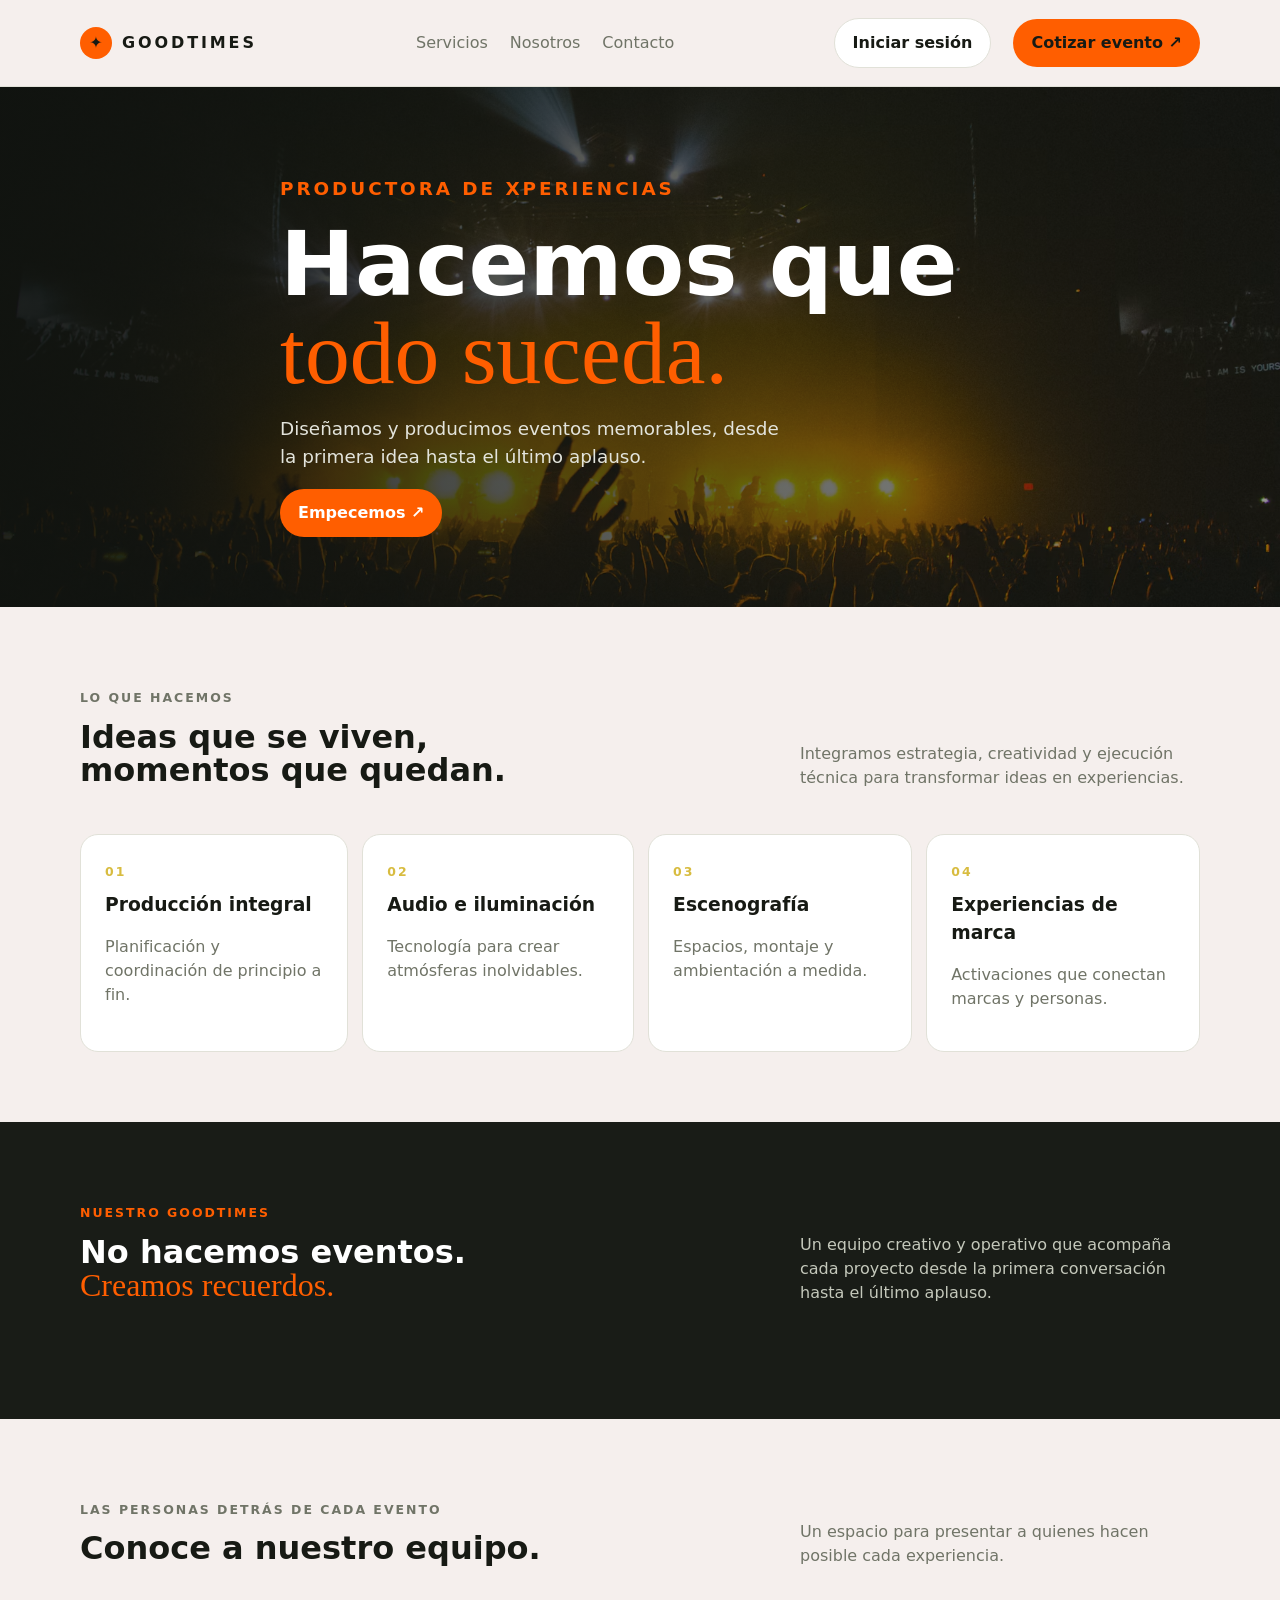
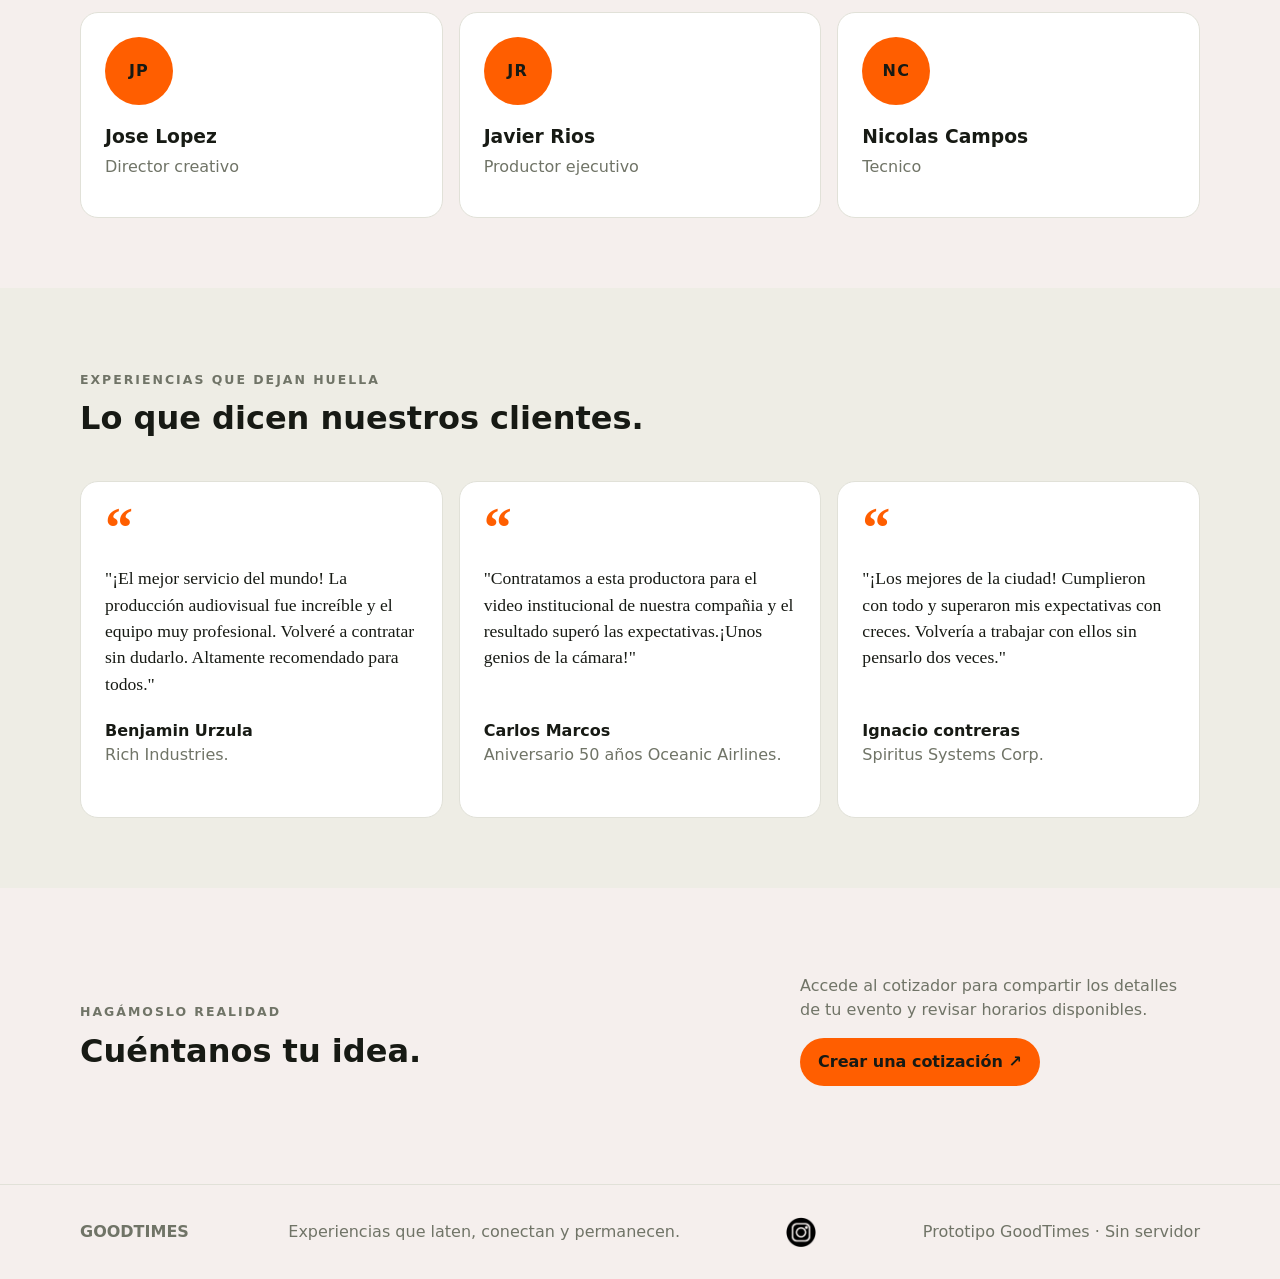
<file: index.html>
<!doctype html>
<html lang="es">

<head>
  <meta charset="UTF-8" />
  <meta name="viewport" content="width=device-width, initial-scale=1.0" />
  <title>Goodtimes Productora de Experiencias</title>
  <link rel="stylesheet" href="css/styles.css" />
</head>

<body>
  <header class="header">
    <div class="wrap bar">
      <a class="brand" href="index.html"><span class="dot">✦</span>GOODTIMES</a>
      <nav class="nav">
        <a href="#servicios">Servicios</a>
        <a href="#nosotros">Nosotros</a>
        <a href="#contacto">Contacto</a>
      </nav>
      <div class="actions">
        <a class="btn-light" href="login.html">Iniciar sesión</a>
        <a class="btn" href="login.html?next=quote">Cotizar evento ↗</a>
      </div>
    </div>
  </header>
  <main>

    <section class="hero">
      <div class="wrap hero-inner">
        <p class="eyebrow" style="color: var(--lime)">
          Productora de Xperiencias
        </p>
        <h1>Hacemos que<br /><span class="lime">todo suceda.</span></h1>
        <p>
          Diseñamos y producimos eventos memorables, desde la primera idea
          hasta el último aplauso.
        </p>
        <a class="btn" href="login.html?next=quote">Empecemos ↗</a>
      </div>
    </section>

    <section class="section" id="servicios">
      <div class="wrap">
        <div class="section-head">
          <div>
            <p class="eyebrow">Lo que hacemos</p>
            <h2>
              Ideas que se viven,<br />
              momentos que quedan.
            </h2>
          </div>
          <p>
            Integramos estrategia, creatividad y ejecución técnica para
            transformar ideas en experiencias.
          </p>
        </div>

        <div class="cards">
          <article class="card">
            <span class="eyebrow">01</span>
            <h3>Producción integral</h3>
            <p>Planificación y coordinación de principio a fin.</p>
          </article>
          <article class="card">
            <span class="eyebrow">02</span>
            <h3>Audio e iluminación</h3>
            <p>Tecnología para crear atmósferas inolvidables.</p>
          </article>
          <article class="card">
            <span class="eyebrow">03</span>
            <h3>Escenografía</h3>
            <p>Espacios, montaje y ambientación a medida.</p>
          </article>
          <article class="card">
            <span class="eyebrow">04</span>
            <h3>Experiencias de marca</h3>
            <p>Activaciones que conectan marcas y personas.</p>
          </article>
        </div>
      </div>
    </section>

    <section class="section dark-section" id="nosotros">
      <div class="wrap section-head">
        <div>
          <p class="eyebrow" style="color: var(--lime)">Nuestro Goodtimes</p>
          <h2>
            No hacemos eventos.<br />
            <span class="lime">Creamos recuerdos.</span>
          </h2>
        </div>
        <p>
          Un equipo creativo y operativo que acompaña cada proyecto desde la
          primera conversación hasta el último aplauso.
        </p>
      </div>
    </section>

    <section class="section" id="equipo">
      <div class="wrap">
        <div class="section-head">
          <div>
            <p class="eyebrow">Las personas detrás de cada evento</p>
            <h2>Conoce a nuestro equipo.</h2>
          </div>
          <p>Un espacio para presentar a quienes hacen posible cada experiencia.</p>
        </div>
        <div class="profile-grid">
          <article class="profile-card">
            <div class="profile-avatar" aria-hidden="true">JP</div>
            <h3>Jose Lopez</h3>
            <p class="profile-role">Director creativo</p>
          </article>
          <article class="profile-card">
            <div class="profile-avatar" aria-hidden="true">JR</div>
            <h3>Javier Rios</h3>
            <p class="profile-role">Productor ejecutivo</p>
          </article>
          <article class="profile-card">
            <div class="profile-avatar" aria-hidden="true">NC</div>
            <h3>Nicolas Campos</h3>
            <p class="profile-role">Tecnico</p>
          </article>
        </div>
      </div>
    </section>

    <section class="section testimonials-section" id="opiniones">
      <div class="wrap">
        <div class="section-head">
          <div>
            <p class="eyebrow">Experiencias que dejan huella</p>
            <h2>Lo que dicen nuestros clientes.</h2>
          </div>
        </div>
        <div class="testimonial-grid">
          <figure class="testimonial-card">
            <span class="quote-mark" aria-hidden="true">“</span>
            <blockquote>"¡El mejor servicio del mundo! La producción audiovisual fue increíble
              y el equipo muy profesional. Volveré a contratar sin dudarlo. Altamente recomendado para todos."
            </blockquote>
            <figcaption><strong>Benjamin Urzula</strong><span>Rich Industries.</span></figcaption>
          </figure>
          <figure class="testimonial-card">
            <span class="quote-mark" aria-hidden="true">“</span>
            <blockquote>"Contratamos a esta productora para el video institucional de nuestra compañia y el
              resultado superó las expectativas.¡Unos genios de la cámara!"</blockquote>
            <figcaption><strong>Carlos Marcos</strong><span>Aniversario 50 años Oceanic Airlines.</span></figcaption>
          </figure>
          <figure class="testimonial-card">
            <span class="quote-mark" aria-hidden="true">“</span>
            <blockquote>"¡Los mejores de la ciudad! Cumplieron con todo y superaron mis expectativas con creces. Volvería a trabajar con ellos sin pensarlo dos veces."</blockquote>
            <figcaption><strong>Ignacio contreras</strong><span>Spiritus Systems Corp.</span></figcaption>
          </figure>
        </div>
      </div>
    </section>

    <section class="section" id="contacto">
      <div class="wrap section-head">
        <div>
          <p class="eyebrow">Hagámoslo realidad</p>
          <h2>Cuéntanos tu idea.</h2>
        </div>
        <div>
          <p>
            Accede al cotizador para compartir los detalles de tu evento y
            revisar horarios disponibles.
          </p>
          <a class="btn" href="login.html?next=quote">Crear una cotización ↗</a>
        </div>
      </div>
    </section>


  </main>
  <footer class="footer">
    <div class="wrap bar footer-content">
      <strong>GOODTIMES</strong>
      <span>Experiencias que laten, conectan y permanecen.</span>
      <a class="social-link" href="https://www.instagram.com/goodtimes_arica/" target="_blank"
        rel="noopener noreferrer"><img src="img/instagram.png" alt="instagram de GoodTimes"></a>
      <span>Prototipo GoodTimes · Sin servidor</span>
    </div>
  </footer>
</body>

</html>
</file>
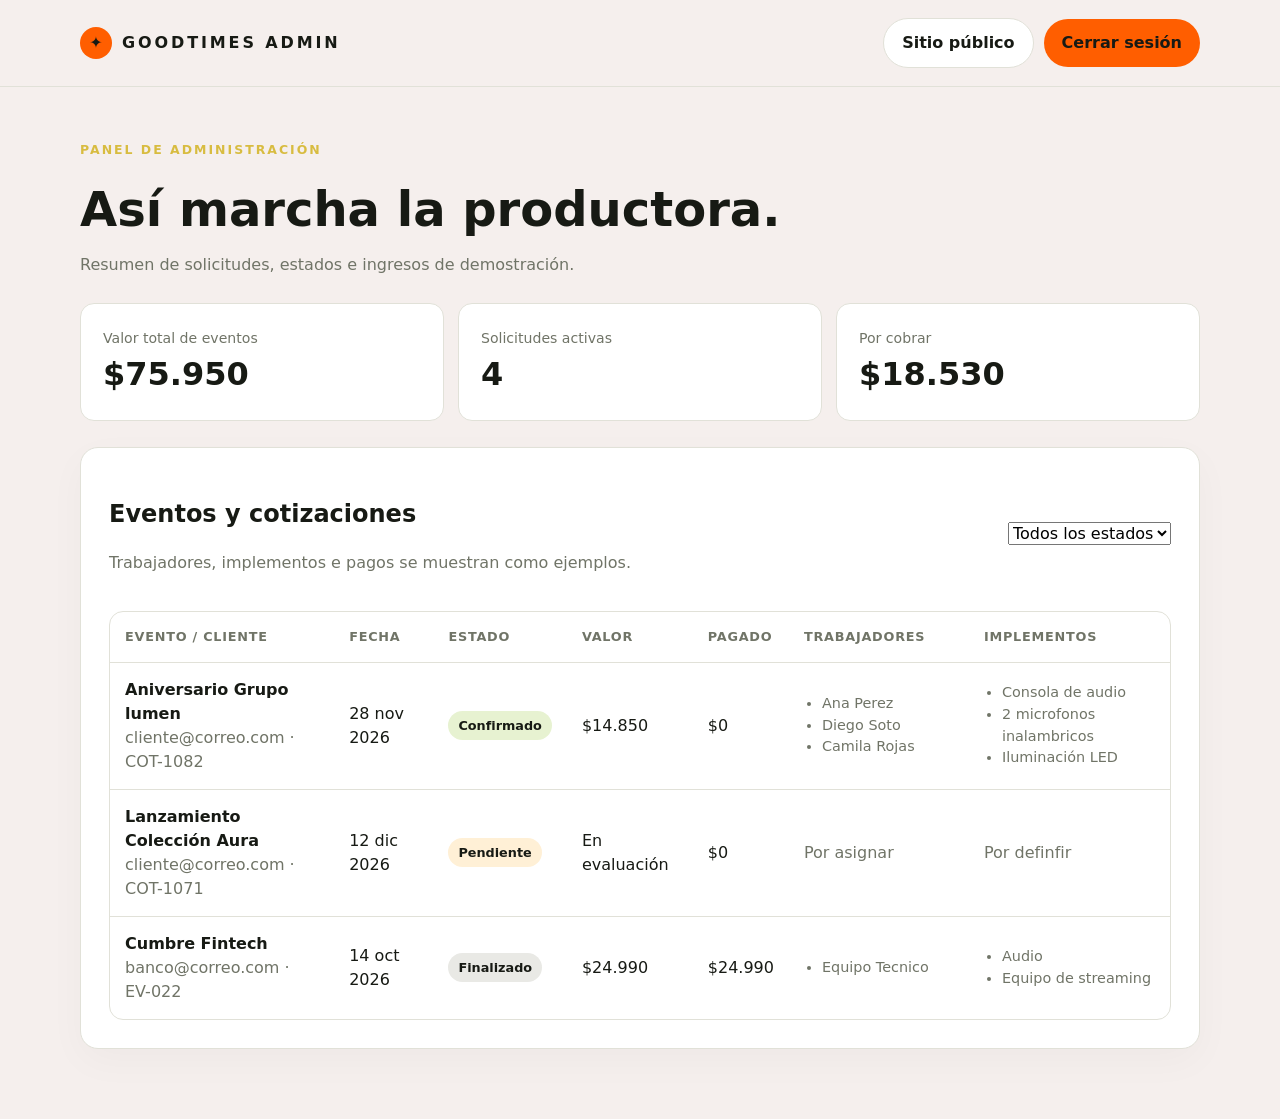
<file: admin.html>
<!doctype html>
<html lang="es">
  <head>
    <meta charset="UTF-8" />
    <meta name="viewport" content="width=device-width, initial-scale=1.0" />
    <title>Administración - GoodTimes Productora</title>
    <link rel="stylesheet" href="css/styles.css" />
  </head>
  <body>
    <header class="header">
      <div class="wrap bar">
        <a class="brand" href="index.html"
          ><span class="dot">✦</span>GOODTIMES ADMIN</a
        >
        <div class="top-links">
          <a class="btn-light" href="index.html">Sitio público</a>
          <a class="btn" href="login.html">Cerrar sesión</a>
        </div>
      </div>
    </header>
    <main class="wrap page">
      <p class="eyebrow">Panel de administración</p>
      <h1 class="page-title">Así marcha la productora.</h1>
      <p class="sub">
        Resumen de solicitudes, estados e ingresos de demostración.
      </p>
      <section class="stats">
        <div class="stat">
          <span>Valor total de eventos</span>
          <strong id="revenue">$75.950</strong>
        </div>
        <div class="stat">
          <span>Solicitudes activas</span>
          <strong id="active">4</strong>
        </div>
        <div class="stat">
          <span>Por cobrar</span>
          <strong id="due">$18.530</strong>
        </div>
      </section>
      <section class="panel">
        <div class="toolbar">
          <div>
            <h2>Eventos y cotizaciones</h2>
            <p class="sub">
              Trabajadores, implementos e pagos se muestran como ejemplos. 
            </p>
          </div>
          <select id="filter" aria-label="Filtrar eventos">
            <option value="Todos">Todos los estados</option>
            <option>Pendiente</option>
            <option>Confirmado</option>
            <option>Finalizado</option>
          </select>
        </div>
        <div class="table-wrap">
          <table>
            <thead>
              <tr>
                <th>Evento / cliente</th>
                <th>Fecha</th>
                <th>Estado</th>
                <th>Valor</th>
                <th>Pagado</th>
                <th>Trabajadores</th>
                <th>Implementos</th>
              </tr>
            </thead>
            <tbody id="rows">
              <tr>
                <td><strong>Aniversario Grupo lumen</strong>
                  <div class="sub">cliente@correo.com · COT-1082</div>
                </td>
                <td>28 nov 2026</td>
                <td><span class="status Confirmado">Confirmado</span></td>
                <td>$14.850</td>
                <td>$0</td>
                <td><ul class="compact-list">
                  <li>Ana Perez</li>
                  <li>Diego Soto</li>
                  <li>Camila Rojas</li>
                    </ul>
                </td>
                <td><ul class="compact-list">
                  <li>Consola de audio</li>
                  <li>2 microfonos inalambricos</li>
                  <li>Iluminación LED</li>
                    </ul>
                </td>
              </tr>
              <tr>
                <td><strong>Lanzamiento Colección Aura</strong>
                  <div class="sub">cliente@correo.com · COT-1071</div></td>
                <td>12 dic 2026</td>
                <td><span class="status Pendiente">Pendiente</span></td>
                <td>En evaluación</td>
                <td>$0</td>
                <td><span class="muted">Por asignar</span></td>
                <td><span class="muted">Por definfir</span></td>
              </tr>
              <tr>
                <td><strong>Cumbre Fintech</strong>
                  <div class="sub">banco@correo.com · EV-022</div></td>
                <td>14 oct 2026</td>
                <td><span class="status Finalizado">Finalizado</span></td>
                <td>$24.990</td>
                <td>$24.990</td>
                <td><ul class="compact-list">
                  <li>Equipo Tecnico</li>
                    </ul>
                </td>
                <td><ul class="compact-list">
                  <li>Audio</li>
                  <li>Equipo de streaming</li>
                    </ul>
                </td>
              </tr>
            </tbody>
          </table>
        </div>
      </section>
    </main>
  </body>
</html>
</file>
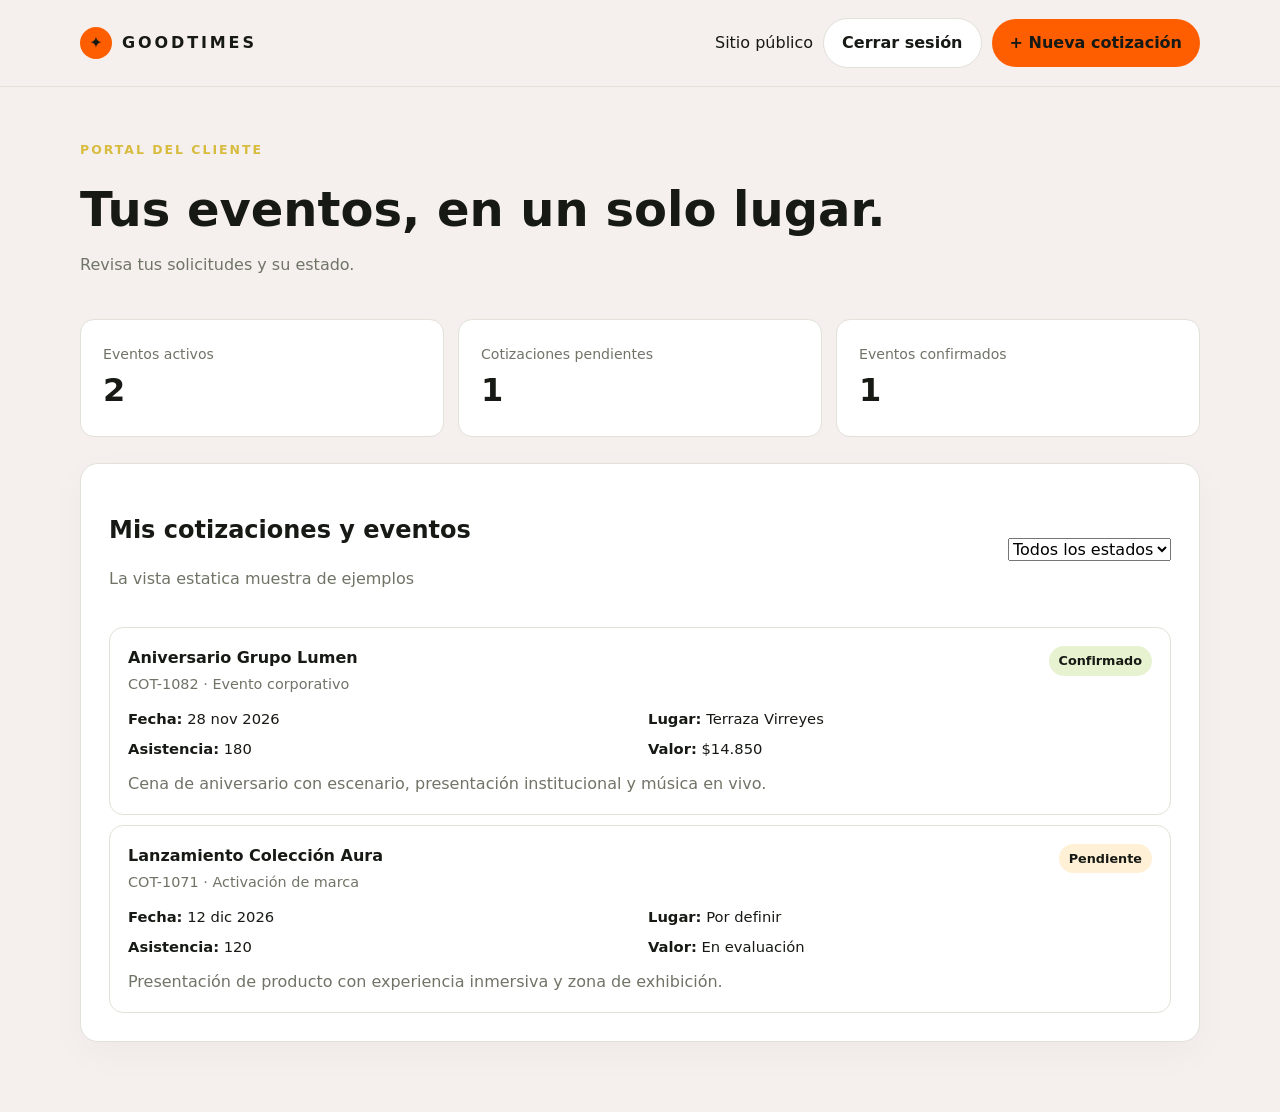
<file: cliente.html>
<!doctype html>
<html lang="es">
  <head>
    <meta charset="utf-8" />
    <meta name="viewport" content="width=device-width,initial-scale=1" />
    <title>Mis eventos — GoodTimes</title>
    <link rel="stylesheet" href="css/styles.css" />

  </head>
  <body>
    <header class="header">
      <div class="wrap bar">
        <a class="brand" href="index.html"><span class="dot">✦</span>GOODTIMES</a>
        <div class="top-links">
          <a href="index.html">Sitio público</a>
          <a class="btn-light" href="login.html">Cerrar sesión</a>
          <a class="btn" href="cotizar.html">+ Nueva cotización</a>
        </div>
      </div>
    </header>
    <main class="wrap page">
      <div class="toolbar">
        <div>
          <p class="eyebrow">Portal del cliente</p>
          <h1 class="page-title">Tus eventos, en un solo lugar.</h1>
          <p class="sub">Revisa tus solicitudes y su estado.</p>
        </div>
      </div>
      <section class="stats">
        <div class="stat">
          <span>Eventos activos</span><strong id="active">2</strong>
        </div>
        <div class="stat">
          <span>Cotizaciones pendientes</span><strong id="pending">1</strong>
        </div>
        <div class="stat">
          <span>Eventos confirmados</span><strong id="confirmed">1</strong>
        </div>
      </section>
      <section class="panel">
        <div class="toolbar">
          <div>
            <h2>Mis cotizaciones y eventos</h2>
            <p class="sub">
              La vista estatica muestra de ejemplos
            </p>
          </div>
          <select id="filter" aria-label="Filtrar por estado">
            <option value="Todos">Todos los estados</option>
            <option>Pendiente</option>
            <option>Confirmado</option>
            <option>Finalizado</option>
          </select>
        </div>
        <div class="event-list">
          <article class="static-event">
            <div class="static-event-head">
              <div><strong>Aniversario Grupo Lumen</strong>
              <p>COT-1082 · Evento corporativo</p></div>
              <span class="status Confirmado">Confirmado</span>
            </div>
            <div class="static-event-meta">
              <span><strong>Fecha:</strong> 28 nov 2026</span>
              <span><strong>Lugar:</strong> Terraza Virreyes</span>
              <span><strong>Asistencia:</strong> 180</span>
              <span><strong>Valor:</strong> $14.850</span>
            </div>
            <p>Cena de aniversario con escenario, presentación institucional y música en vivo.</p>
          </article>
          <article class="static-event">
            <div class="static-event-head">
              <div><strong>Lanzamiento Colección Aura</strong>
              <p>COT-1071 · Activación de marca</p></div>
              <span class="status Pendiente">Pendiente</span>
            </div>
            <div class="static-event-meta">
              <span><strong>Fecha:</strong> 12 dic 2026</span>
              <span><strong>Lugar:</strong> Por definir</span>
              <span><strong>Asistencia:</strong> 120</span>
              <span><strong>Valor:</strong> En evaluación</span>
            </div>
            <p>Presentación de producto con experiencia inmersiva y zona de exhibición.</p>
          </article>
        </div>
      </section>
    </main>
  </body>
</html>
</file>
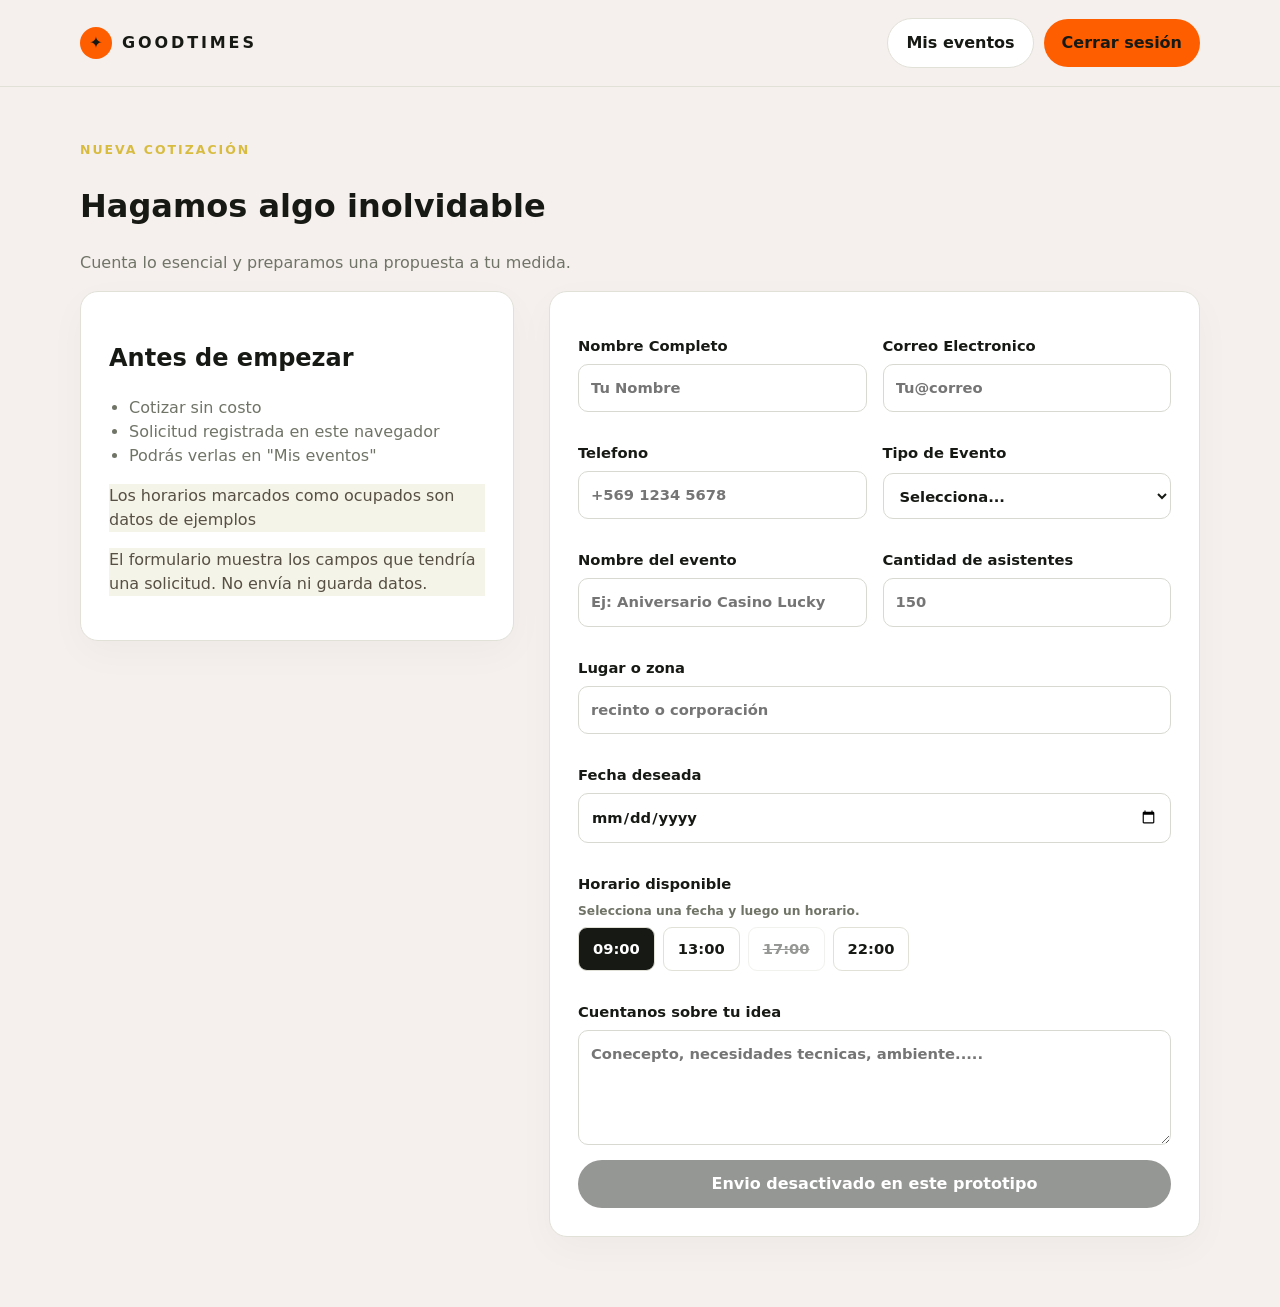
<file: cotizar.html>
<!DOCTYPE html>
<html lang="es">
<head>
    <meta charset="UTF-8">
    <meta name="viewport" content="width=device-width, initial-scale=1.0">
    <title>Cotizar Evento - GoodTimes</title>
    <link rel="stylesheet" href="css/styles.css">
</head>
<body>
    <header class="header">
        <div class="wrap bar">
            <a class="brand" href="index.html"><span class="dot">✦</span>GOODTIMES</a>
            <div class="top-links">
                <a class="btn-light" href="cliente.html">Mis eventos</a>
                <a class="btn" id="logout" href="login.html">Cerrar sesión</a>
            </div>
        </div>
    </header>
    <main class="wrap page">
        <p class="eyebrow">Nueva cotización</p>
        <h1 class="page-tittle">Hagamos algo inolvidable</h1>
        <p class="sub">Cuenta lo esencial y preparamos una propuesta a tu medida.</p>
        <div class="two-col">
            <aside class="panel">
                <h2>Antes de empezar</h2>
                <ul class="checklist">
                    <li>Cotizar sin costo</li>
                    <li>Solicitud registrada en este navegador</li>
                    <li>Podrás verlas en "Mis eventos"</li>
                </ul>
                <p class="hint">
                    Los horarios marcados como ocupados son datos de ejemplos
                </p>
                <p class="hint">
                    El formulario muestra los campos que tendría una solicitud. No envía ni guarda datos.
                </p>
            </aside>
            <form id="quote-form" class="panel">
                <div class="form-grid">
                    <label class="field">Nombre Completo <input name="contactName" required placeholder="Tu Nombre"></label>
                    <label class="field">Correo Electronico <input name="email" required type="email" placeholder="Tu@correo"></label>
                    <label class="field">Telefono <input name="fono" required type="fono" placeholder="+569 1234 5678"></label>
                    <label class="field">Tipo de Evento <select name="type" required>
                        <option value="">Selecciona...</option>
                        <option>Evento corporativo</option>
                        <option>Boda o celebración</option>
                        <option>Concierto</option>
                        <option>Activación de marca</option>
                    </select></label>
                    <label class="field">Nombre del evento <input name="name" required placeholder="Ej: Aniversario Casino Lucky"></label>
                    <label class="field">Cantidad de asistentes <input name="guest" required type="number" min="1" max="100000" placeholder="150"></label>
                    <label class="field span-2">Lugar o zona <input name="place" required placeholder="recinto o corporación"></label>
                    <label class="field span-2">Fecha deseada<input name="date" id="q-date" type="date" required ></label>
                    <div class="field span-2">
                        <span>Horario disponible</span>
                        <small class="sub" id="slot-help">Selecciona una fecha y luego un horario.</small>
                        <div class="slots" aria-label="Horarios ejemplos">
                            <span class="slot active">09:00</span>
                            <span class="slot">13:00</span>
                            <span class="slot unavailable">17:00</span>
                            <span class="slot ">22:00</span>
                        </div>
                    </div>
                    <label class="field span-2">Cuentanos sobre tu idea <textarea name="description" rows="4" required placeholder="Conecepto, necesidades tecnicas, ambiente....."></textarea></label>
                </div>
                <button class="btn-dark full" id="submit" disabled >Envio desactivado en este prototipo</button>
                <p id="feedback" class="notice hidden" role="status"></p>
            </form>
        </div>
    </main>
</body>
</html>
</file>
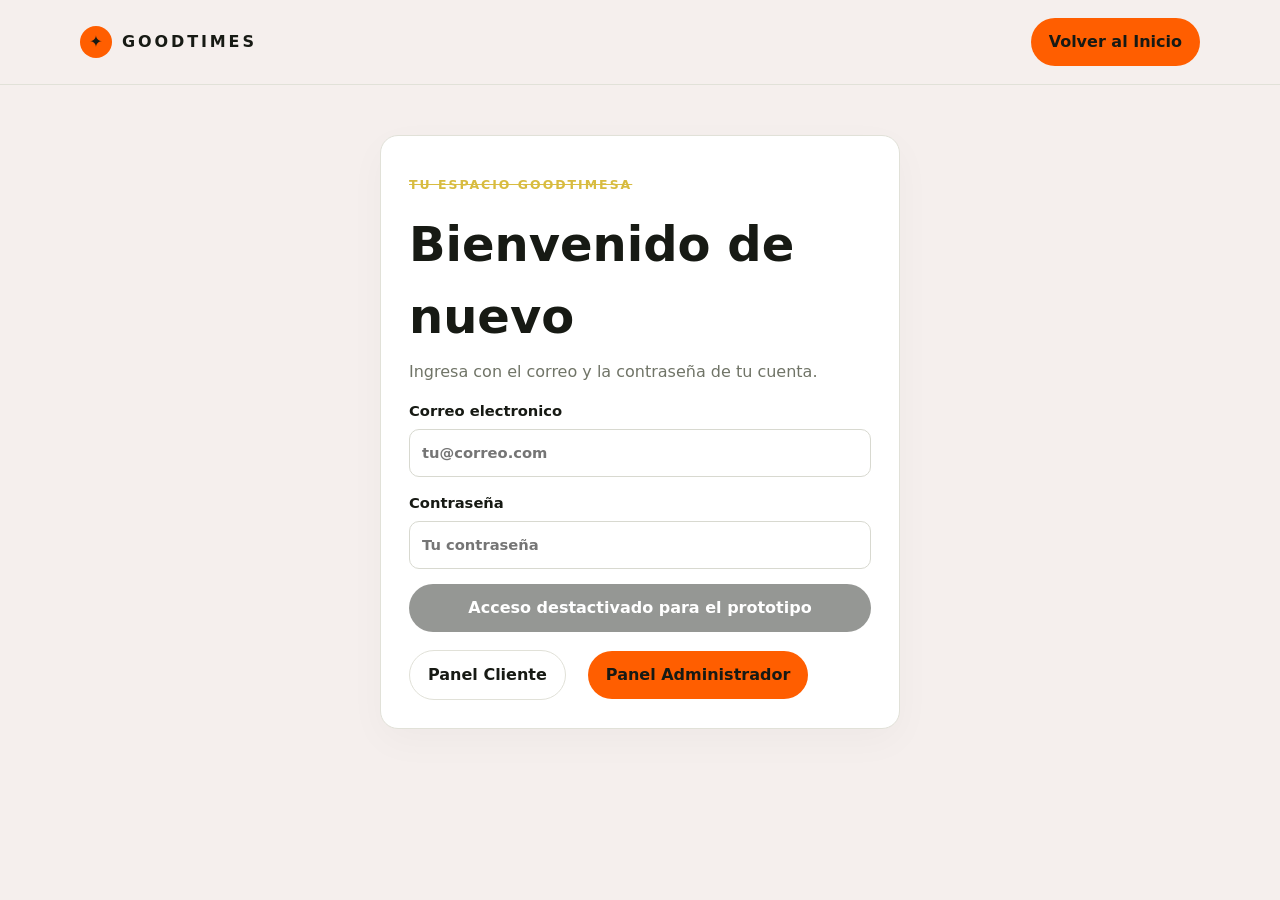
<file: Login.html>
<!DOCTYPE html>
<html lang="es">
<head>
    <meta charset="UTF-8">
    <meta name="viewport" content="width=device-width, initial-scale=1.0">
    <title>Acceso - GoodTimes</title>
    <link rel="stylesheet" href="css/styles.css">
</head>
    <body>
        <header class="header">
            <div class="wrap bar">
                <a class="brand" href="index.html"><span class="dot">✦</span>GOODTIMES</a>
                <a class="btn" href="index.html">Volver al Inicio</a>
            </div>
        </header>
        <main class="narrow">
            <div class="panel">
                <p class="eyebrow-logout">Tu espacio GoodTimesa</p>
                <h1 class="page-title">Bienvenido de nuevo</h1>
                <p class="sub">Ingresa con el correo y la contraseña de tu cuenta.</p>
                <form id="login-form">
                    <label class="field">Correo electronico<input id="email" name="email" type="email" autocomplete="username" placeholder="tu@correo.com" maxlength="254" required></label>
                    <label class="field">Contraseña<input id="password" name="password" type="password" autocomplete="current-password" placeholder="Tu contraseña" maxlength="1024" required ></label>
                    <button class="btn-dark full" type="submit" disabled>Acceso destactivado para el prototipo</button>
                </form>
                <p class="hint" style="margin-top: 18px"></p>
                <div class="actions" style="margin-top: 16px;">
                    <a class="btn-light" href="cliente.html">Panel Cliente</a>
                    <a class="btn" href="admin.html">Panel Administrador</a>
                </div>
            </div>
        </main>
    </body>
</html>
</file>
<file: css/styles.css>
:root {
  --ink: #171a14;
  --paper: #f5efed;
  --lime: #ff5e00;
  --muted: #707467;
  --line: #e1e1d8;
  --card: #fff;
  --dark: #191c17;
  --radius: 18px
}

* {
    box-sizing: border-box
}

body {
  margin: 0;
  background: var(--paper);
  color: var(--ink);
  font: 16px/1.5 Inter, ui-sans-serif, system-ui, -apple-system, "Segoe UI", sans-serif
}

a {
  color: inherit;
  text-decoration: none;
}

button,
input,
select,
textarea {
  font: inherit
}

button {
  cursor: pointer;
  border: 0;
}

button:disabled {
  opacity: .45;
  cursor: not-allowed;
}

.wrap {
  width: min(1120px, calc(100% - 40px));
  margin: auto;
}

.header {
  background: var(--paper);
  border-bottom: 1px solid var(--line);
  padding: 18px 0;
}

.bar {
  display: flex;
  align-items: center;
  justify-content: space-between;
  gap: 20px;
}

.brand {
  font-weight: 900;
  letter-spacing: .18em;
  display: flex;
  align-items: center;
  gap: 10px;
}

.dot {
  display: inline-grid;
  place-items: center;
  background: var(--lime);
  border-radius: 50%;
  width: 32px;
  height: 32px;
  color: var(--ink);
  letter-spacing: 0;
}

.nav,
.actions {
  display: flex;
  align-items: center;
  gap: 22px;
}

.nav a,
.muted {
  color: var(--muted);
}

.btn,
.btn-dark,
.btn-light {
  padding: 12px 18px;
  border-radius: 999px;
  font-weight: 700;
  display: inline-flex;
  align-items: center;
  justify-content: center;
  gap: 10px;
}

.btn {
  background: var(--lime);
}

.btn-dark {
  background: var(--ink);
  color: white;
}

.btn-light {
  background: white;
  border: 1px solid var(--line);
}

.hero {
  min-height: 470px;
  background: linear-gradient(90deg, #10130fee, #10130a70), url(../img/fondo.jpg) center/cover;
  color: white;
  display: flex;
  align-items: center;
}

.hero-inner {
  padding: 70px 0;
  max-width: 720px;
}

.eyebrow-logout {
  text-decoration-line: line-through;
  text-transform: uppercase;
  letter-spacing: .16em;
  font-size: .78em;
  font-weight: 800;
  color: #d8bc40;
}

.eyebrow {
  text-transform: uppercase;
  letter-spacing: .16em;
  font-size: .78em;
  font-weight: 800;
  color: #d8bc40;
}

.hero h1 {
  font-size: clamp(3rem, 7vw, 5.7rem);
  line-height: .98;
  margin: 18px 0;
}

.lime {
  color: var(--lime);
  font-family: Georgia, 'Times New Roman', Times, serif;
  font: italic;
  font-weight: 400;
}

.hero p {
  font-size: 1.15rem;
  color: #e3e4dc;
  max-width: 520px;
}

.section {
  padding: 70px 0;
}

.section h2 {
  font-size: clamp(2rem, 2vw, 3.3rem);
  line-height: 1.05;
  margin: 8px 0 18px;
}

.section-head {
  display: flex;
  justify-content: space-between;
  gap: 30px;
  align-items: end;
  margin-bottom: 28px;
}

.section-head p {
  max-width: 400px;
  color: var(--muted);
}

.cards {
  display: flex;
  grid-template-columns: repeat(4, 1fr);
  gap: 14px;
}

.card {
  background: var(--card);
  border: 1px solid var(--line);
  border-radius: var(--radius);
  padding: 24px;
}

.card h3 {
  margin: 8px 0;
}

.card p {
  color: var(--muted);
}

.dark-section {
  background: var(--dark);
  color: white;
}

.dark-section p {
  color: #c4c8bb;
}

.footer {
  padding: 25px 0;
  color: var(--muted);
  border-top: 1px solid var(--line);
}

.page {
  padding: 42px 0 70px;
}

.page-title {
  margin: 0 0 8px;
  font-size: clamp(2rem, 4vw, 3rem);
}

.sub {
  color: var(--muted);
  margin-top: 0;
}

.narrow {
  width: min(520px, calc(100% - 32px));
  margin: 50px auto
}

.panel {
  background: white;
  border: 1px solid var(--line);
  border-radius: var(--radius);
  padding: 28px;
  box-shadow: 0 12px 38px #1b201008;
}

.field {
  display: grid;
  gap: 7px;
  margin: 15px 0;
  font-weight: 650;
  font-size: .92rem;
}

.field input,
.field select,
.field textarea {
  width: 100%;
  border: 1px solid #d8d9d0;
  border-radius: 10px;
  background: white;
  padding: 12px;
  color: var(--ink);
  outline-color: #91ad37;
}

.field textarea{
  resize: vertical;
}

.full {
  width: 100%;
}

.hint {
  background: #f5f4e8;
  color: #574f44;
}

.stats {
  display: grid;
  grid-template-columns: repeat(3, 1fr);
  gap: 14px;
  margin: 26px 0;
}

.stat {
  padding: 22px;
  background: white;
  border: 1px solid var(--line);
  border-radius: 14px;
}

.stat strong {
  display: block;
  font-size: 2rem;
}

.stat span {
  font-size: .88rem;
  color: var(--muted);
}

.toolbar {
  display: flex;
  align-items: center;
  justify-content: space-between;
  gap: 16px;
  flex-wrap: wrap;
  margin-bottom: 20px;
}

.event-list {
    display: grid;
    gap: 10px
}

.event-row {
    display: flex;
    justify-content: space-between;
    gap: 16px;
    align-items: center;
    text-align: left;
    background: white;
    border: 1px solid var(--line);
    padding: 18px;
    border-radius: 13px;
    width: 100%
}

.event-row:hover {
    border-color: #9aaa67
}

.event-row p {
    margin: 4px 0 0;
    color: var(--muted);
    font-size: .9rem
}

.status {
  display: inline-block;
  padding: 5px 10px;
  border-radius: 999px;
  background: #f1edcf;
  font-size: .8rem;
  font-weight: 750;
  white-space: nowrap;
}

.status.Confirmado {
    background: #e7f2d1
}

.status.Finalizado {
    background: #e9e9e5
}

.status.Pendiente {
    background: #fff0d6
}

.form-grid {
    display: grid;
    grid-template-columns: 1fr 1fr;
    gap: 0 16px
}

.span-2 {
    grid-column: 1/-1
}

.slots {
  display: flex;
  gap: 8px;
  flex-wrap: wrap;
}

.slot {
    padding: 10px 14px;
    border: 1px solid var(--line);
    border-radius: 9px;
    background: white
}

.slot.active {
    background: var(--ink);
    color: white
}

.slot:disabled {
    text-decoration: line-through;
    opacity: .35
}

.table-wrap {
    overflow: auto;
    background: white;
    border: 1px solid var(--line);
    border-radius: 14px
}


table {
    border-collapse: collapse;
    width: 100%;
    min-width: 650px
}

th,
td {
    text-align: left;
    padding: 15px;
    border-bottom: 1px solid var(--line)
}

th {
    font-size: .8rem;
    text-transform: uppercase;
    color: var(--muted);
    letter-spacing: .06em
}

tr:last-child td {
    border-bottom: 0
}

.notice {
  padding: 14px 16px;
  background: #e9f3d3;
  border-radius: 12px;
  margin: 18px 0;
}

.hidden {
  display: none !important;
}

.top-links {
    display: flex;
    gap: 10px;
    align-items: center
}

.top-links button {
    background: transparent;
    color: var(--muted)
}

.two-col {
    display: grid;
    grid-template-columns: .8fr 1.2fr;
    gap: 35px;
    align-items: start
}

.checklist {
    padding-left: 20px;
    color: var(--muted)
}

.static-event {
    display: grid;
    gap: 12px;
    padding: 18px;
    background: white;
    border: 1px solid var(--line);
    border-radius: 14px
}

.static-event-head {
    display: flex;
    justify-content: space-between;
    align-items: flex-start;
    gap: 16px;
    flex-wrap: wrap
}

.static-event-head p {
    margin: 4px 0 0;
    color: var(--muted);
    font-size: .9rem
}

.static-event > p {
    margin: 0;
    color: var(--muted)
}

.static-event-meta {
    display: grid;
    grid-template-columns: repeat(2, minmax(0, 1fr));
    gap: 8px 16px;
    font-size: .92rem
}

.compact-list {
    min-width: 150px;
    margin: 0;
    padding-left: 18px;
    color: var(--muted);
    font-size: .9rem
}

.slot.unavailable {
    text-decoration: line-through;
    opacity: .45
}

.actions {
    flex-wrap: wrap
}

.profile-grid,
.testimonial-grid {
    display: grid;
    grid-template-columns: repeat(3, minmax(0, 1fr));
    gap: 16px
}

.profile-card,
.testimonial-card {
    margin: 0;
    padding: 24px;
    background: var(--card);
    border: 1px solid var(--line);
    border-radius: var(--radius)
}

.profile-avatar {
    display: grid;
    place-items: center;
    width: 68px;
    height: 68px;
    margin-bottom: 18px;
    border-radius: 50%;
    background: var(--lime);
    color: var(--ink);
    font-weight: 900;
    letter-spacing: .08em
}

.profile-card h3 {
    margin: 0 0 4px
}

.profile-role,
.testimonial-card figcaption span {
    display: block;
    margin: 0 0 14px;
    color: var(--muted)
}

.placeholder-label {
    display: inline-block;
    padding: 5px 9px;
    border-radius: 999px;
    background: #f2f5e8;
    color: #505744;
    font-size: .75rem;
    font-weight: 700
}

.testimonials-section {
    background: #eeede5
}

.testimonial-card {
    display: flex;
    flex-direction: column;
    align-items: flex-start
}

.quote-mark {
    color: var(--lime);
    font: 700 3.5rem/.8 Georgia, serif
}

.testimonial-card blockquote {
    flex: 1;
    margin: 14px 0 22px;
    font: 1.1rem/1.5 Georgia, serif
}

.testimonial-card figcaption {
    margin-bottom: 12px
}

.social-link {
    color: var(--ink);
    font-weight: 750
}

.social-link:hover {
    text-decoration: underline;
    text-underline-offset: 4px
}

.footer-content {
    flex-wrap: wrap
}

.social-link {
    display: inline-flex;
    align-items: center;
    justify-content: center;
    width: 44px;
    height: 44px;
    border-radius: 50%;
    transition: background-color .2s ease, transform .2s ease
}

.social-link img {
    display: block;
    width: 30px;
    height: 30px;
    object-fit: contain
}

.social-link:hover {
    background: var(--lime);
    text-decoration: none;
    transform: translateY(-2px)
}

.social-link:focus-visible {
    outline: 3px solid var(--ink);
    outline-offset: 3px
}
</file>
